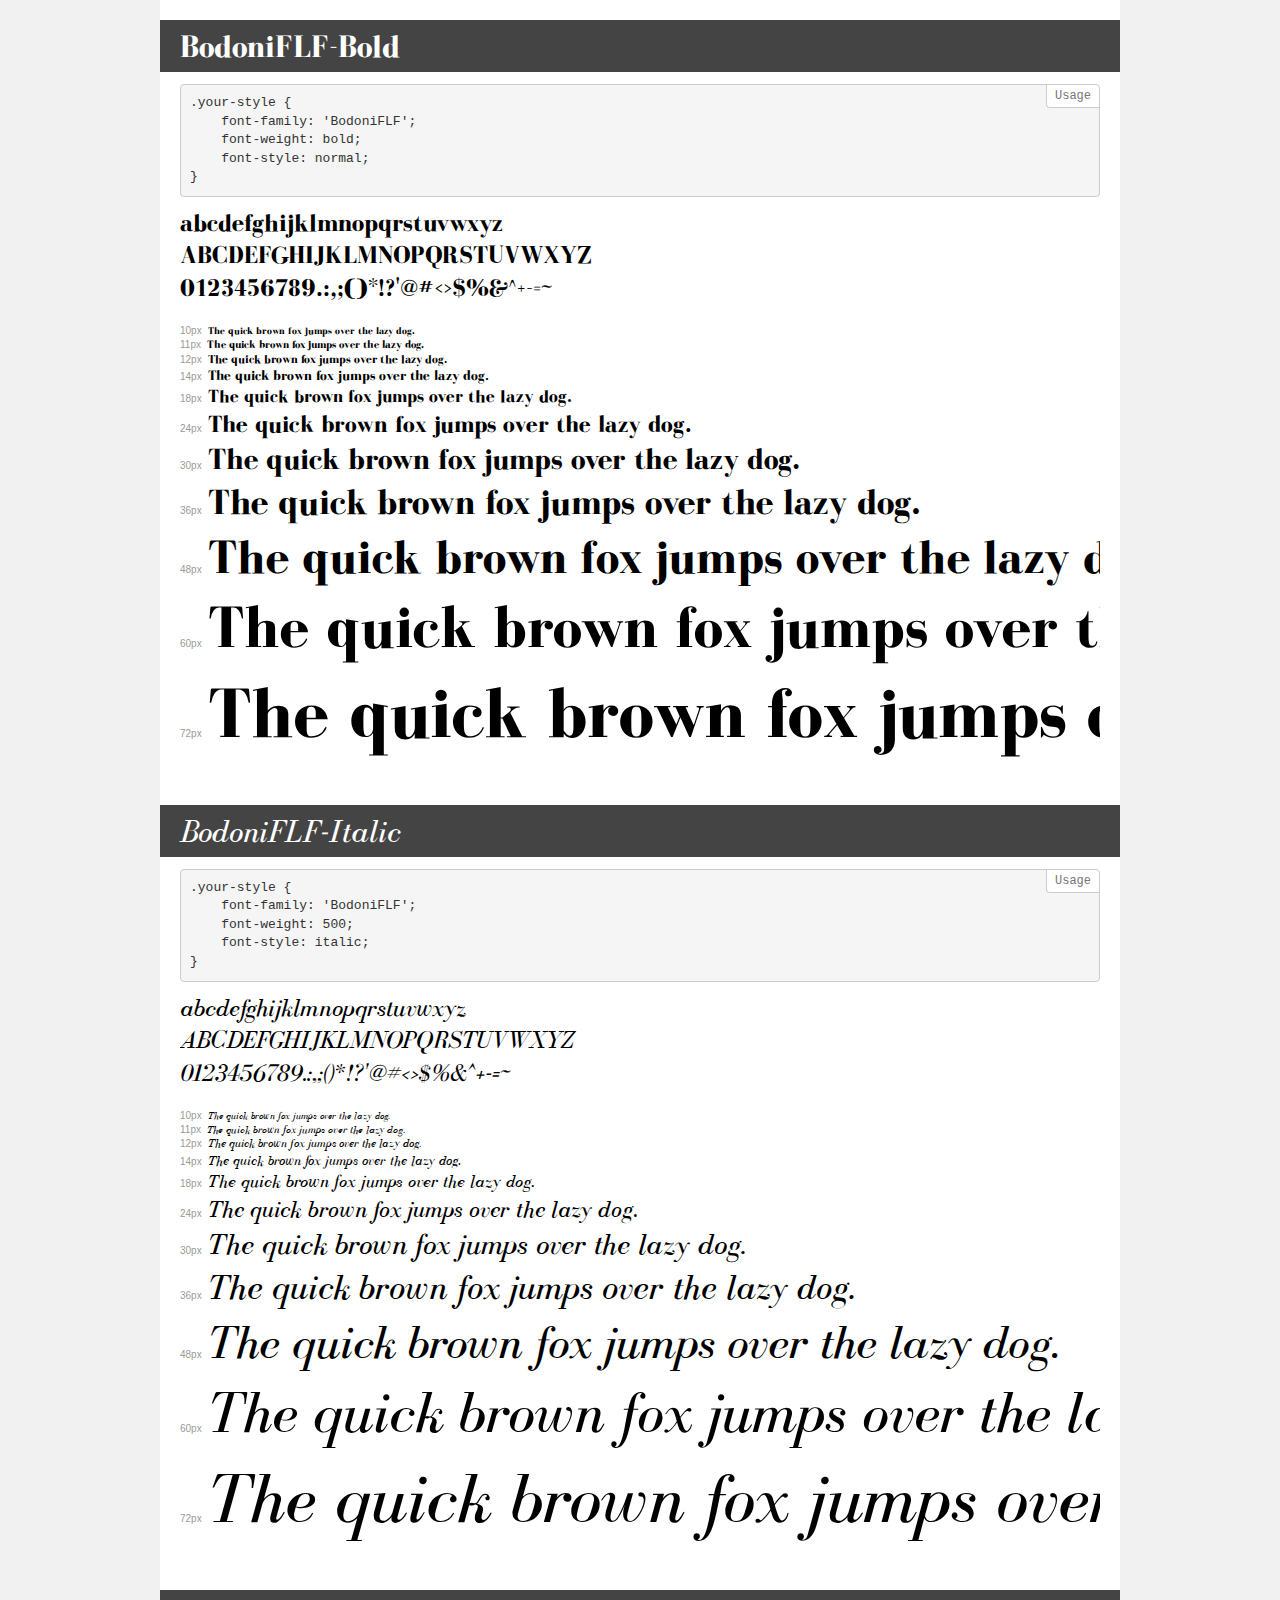
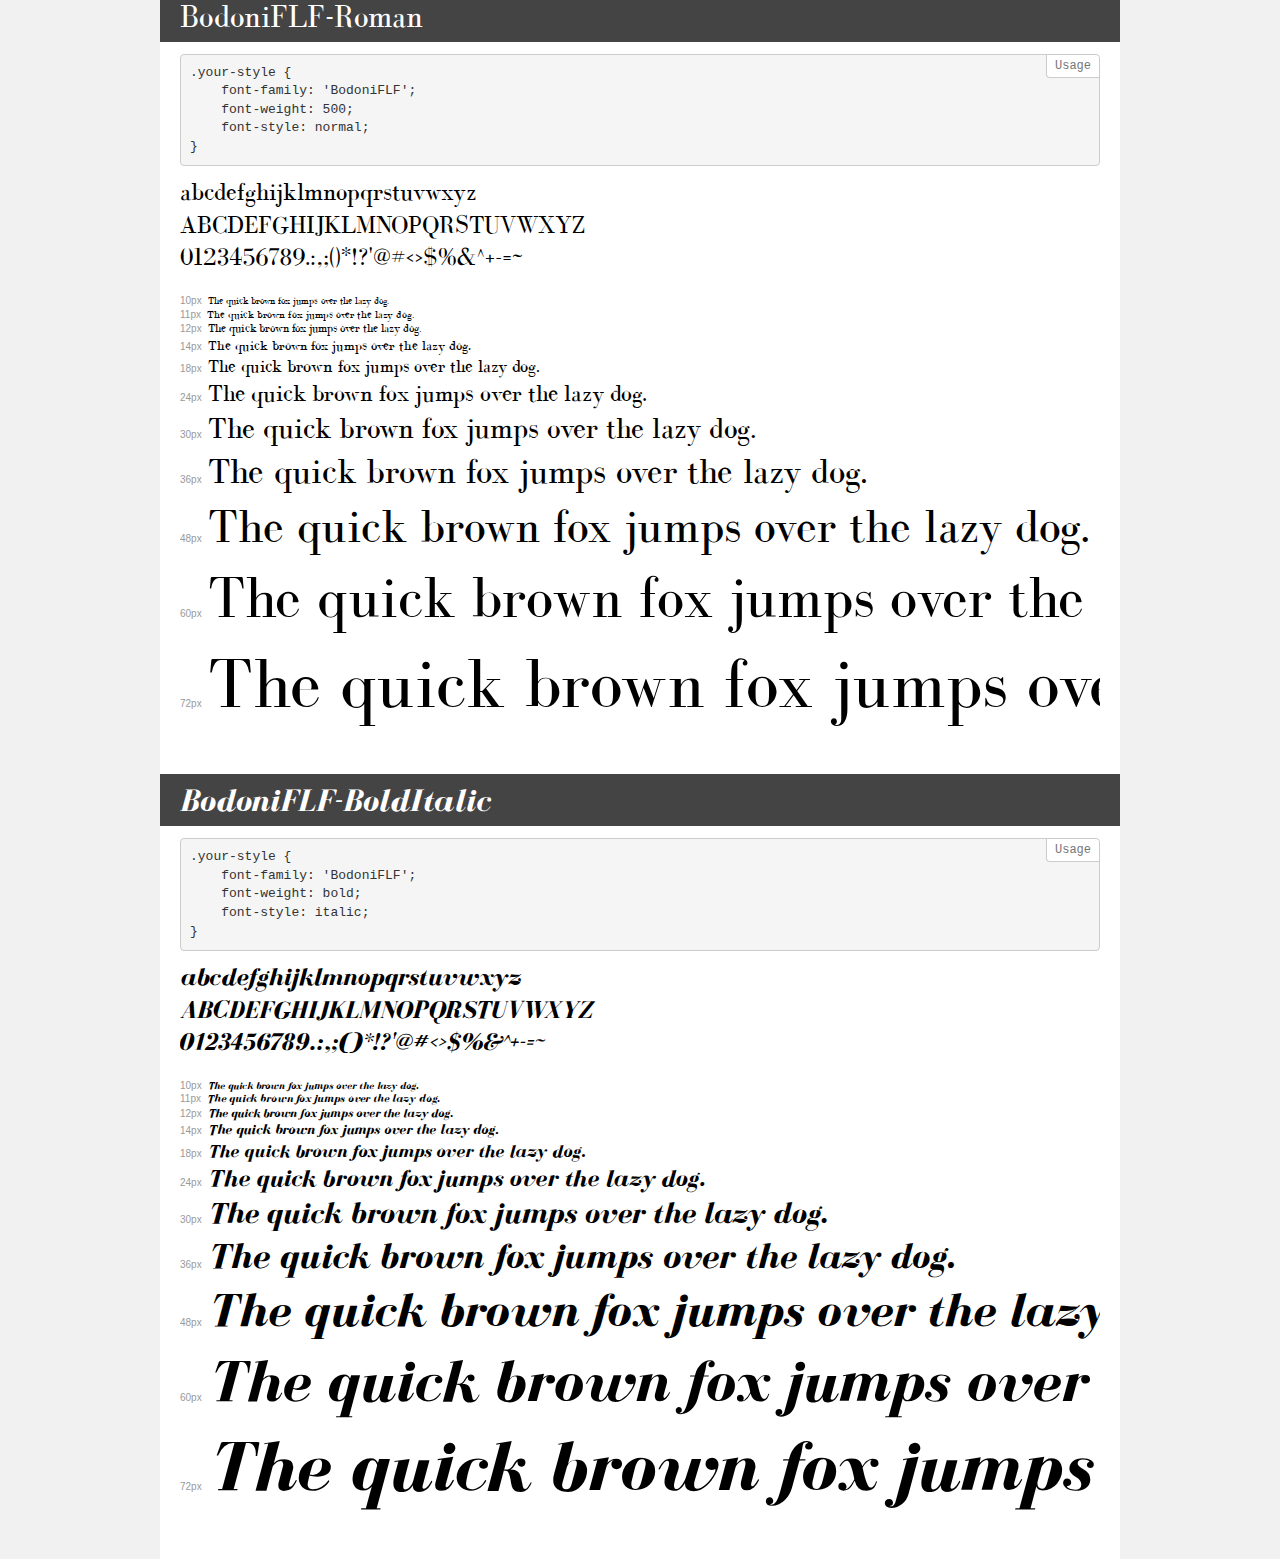
<file: src/assets/fonts/bodoni/demo.html>
<!DOCTYPE html>
<html>
<head>
    <meta charset="utf-8">
    <meta http-equiv="X-UA-Compatible" content="IE=edge">
    <meta name="viewport" content="width=device-width, initial-scale=1">
    <meta name="robots" content="noindex, noarchive">
    <meta name="format-detection" content="telephone=no">
    <title>Transfonter demo</title>
    <link href="stylesheet.css" rel="stylesheet">
    <style>
        /*
        http://meyerweb.com/eric/tools/css/reset/
        v2.0 | 20110126
        License: none (public domain)
        */
        html, body, div, span, applet, object, iframe,
        h1, h2, h3, h4, h5, h6, p, blockquote, pre,
        a, abbr, acronym, address, big, cite, code,
        del, dfn, em, img, ins, kbd, q, s, samp,
        small, strike, strong, sub, sup, tt, var,
        b, u, i, center,
        dl, dt, dd, ol, ul, li,
        fieldset, form, label, legend,
        table, caption, tbody, tfoot, thead, tr, th, td,
        article, aside, canvas, details, embed,
        figure, figcaption, footer, header, hgroup,
        menu, nav, output, ruby, section, summary,
        time, mark, audio, video {
            margin: 0;
            padding: 0;
            border: 0;
            font-size: 100%;
            font: inherit;
            vertical-align: baseline;
        }
        /* HTML5 display-role reset for older browsers */
        article, aside, details, figcaption, figure,
        footer, header, hgroup, menu, nav, section {
            display: block;
        }
        body {
            line-height: 1;
        }
        ol, ul {
            list-style: none;
        }
        blockquote, q {
            quotes: none;
        }
        blockquote:before, blockquote:after,
        q:before, q:after {
            content: '';
            content: none;
        }
        table {
            border-collapse: collapse;
            border-spacing: 0;
        }
        /* common styles */
        body {
            background: #f1f1f1;
            color: #000;
        }
        .page {
            background: #fff;
            width: 920px;
            margin: 0 auto;
            padding: 20px 20px 0 20px;
            overflow: hidden;
        }
        .font-container {
            overflow-x: auto;
            overflow-y: hidden;
            margin-bottom: 40px;
            line-height: 1.3;
            white-space: nowrap;
            padding-bottom: 5px;
        }
        h1 {
            position: relative;
            background: #444;
            font-size: 32px;
            color: #fff;
            padding: 10px 20px;
            margin: 0 -20px 12px -20px;
        }
        .letters {
            font-size: 25px;
            margin-bottom: 20px;
        }
        .s10:before {
            content: '10px';
        }
        .s11:before {
            content: '11px';
        }
        .s12:before {
            content: '12px';
        }
        .s14:before {
            content: '14px';
        }
        .s18:before {
            content: '18px';
        }
        .s24:before {
            content: '24px';
        }
        .s30:before {
            content: '30px';
        }
        .s36:before {
            content: '36px';
        }
        .s48:before {
            content: '48px';
        }
        .s60:before {
            content: '60px';
        }
        .s72:before {
            content: '72px';
        }
        .s10:before, .s11:before, .s12:before, .s14:before,
        .s18:before, .s24:before, .s30:before, .s36:before,
        .s48:before, .s60:before, .s72:before {
            font-family: Arial, sans-serif;
            font-size: 10px;
            font-weight: normal;
            font-style: normal;
            color: #999;
            padding-right: 6px;
        }
        pre {
            display: block;
            position: relative;
            padding: 9px;
            margin: 0 0 10px;
            font-family: Monaco, Menlo, Consolas, "Courier New", monospace !important;
            font-size: 13px;
            line-height: 1.428571429;
            color: #333;
            font-weight: normal !important;
            font-style: normal !important;
            background-color: #f5f5f5;
            border: 1px solid #ccc;
            overflow-x: auto;
            border-radius: 4px;
        }
        pre:after {
            display: block;
            position: absolute;
            right: 0;
            top: 0;
            content: 'Usage';
            line-height: 1;
            padding: 5px 8px;
            font-size: 12px;
            color: #767676;
            background-color: #fff;
            border: 1px solid #ccc;
            border-right: none;
            border-top: none;
            border-radius: 0 4px 0 4px;
            z-index: 10;
        }
        /* responsive */
        @media (max-width: 959px) {
            .page {
                width: auto;
                margin: 0;
            }
        }
    </style>
</head>
<body>
<div class="page">
    <div class="demo" style="font-family: 'BodoniFLF'; font-weight: bold; font-style: normal;">
        <h1>BodoniFLF-Bold</h1>
        <pre>.your-style {
    font-family: 'BodoniFLF';
    font-weight: bold;
    font-style: normal;
}</pre>
        <div class="font-container">
            <p class="letters">
                abcdefghijklmnopqrstuvwxyz<br>
ABCDEFGHIJKLMNOPQRSTUVWXYZ<br>
                0123456789.:,;()*!?'@#<>$%&^+-=~
            </p>
            <p class="s10" style="font-size: 10px;">The quick brown fox jumps over the lazy dog.</p>
            <p class="s11" style="font-size: 11px;">The quick brown fox jumps over the lazy dog.</p>
            <p class="s12" style="font-size: 12px;">The quick brown fox jumps over the lazy dog.</p>
            <p class="s14" style="font-size: 14px;">The quick brown fox jumps over the lazy dog.</p>
            <p class="s18" style="font-size: 18px;">The quick brown fox jumps over the lazy dog.</p>
            <p class="s24" style="font-size: 24px;">The quick brown fox jumps over the lazy dog.</p>
            <p class="s30" style="font-size: 30px;">The quick brown fox jumps over the lazy dog.</p>
            <p class="s36" style="font-size: 36px;">The quick brown fox jumps over the lazy dog.</p>
            <p class="s48" style="font-size: 48px;">The quick brown fox jumps over the lazy dog.</p>
            <p class="s60" style="font-size: 60px;">The quick brown fox jumps over the lazy dog.</p>
            <p class="s72" style="font-size: 72px;">The quick brown fox jumps over the lazy dog.</p>
        </div>
    </div>
    <div class="demo" style="font-family: 'BodoniFLF'; font-weight: 500; font-style: italic;">
        <h1>BodoniFLF-Italic</h1>
        <pre>.your-style {
    font-family: 'BodoniFLF';
    font-weight: 500;
    font-style: italic;
}</pre>
        <div class="font-container">
            <p class="letters">
                abcdefghijklmnopqrstuvwxyz<br>
ABCDEFGHIJKLMNOPQRSTUVWXYZ<br>
                0123456789.:,;()*!?'@#<>$%&^+-=~
            </p>
            <p class="s10" style="font-size: 10px;">The quick brown fox jumps over the lazy dog.</p>
            <p class="s11" style="font-size: 11px;">The quick brown fox jumps over the lazy dog.</p>
            <p class="s12" style="font-size: 12px;">The quick brown fox jumps over the lazy dog.</p>
            <p class="s14" style="font-size: 14px;">The quick brown fox jumps over the lazy dog.</p>
            <p class="s18" style="font-size: 18px;">The quick brown fox jumps over the lazy dog.</p>
            <p class="s24" style="font-size: 24px;">The quick brown fox jumps over the lazy dog.</p>
            <p class="s30" style="font-size: 30px;">The quick brown fox jumps over the lazy dog.</p>
            <p class="s36" style="font-size: 36px;">The quick brown fox jumps over the lazy dog.</p>
            <p class="s48" style="font-size: 48px;">The quick brown fox jumps over the lazy dog.</p>
            <p class="s60" style="font-size: 60px;">The quick brown fox jumps over the lazy dog.</p>
            <p class="s72" style="font-size: 72px;">The quick brown fox jumps over the lazy dog.</p>
        </div>
    </div>
    <div class="demo" style="font-family: 'BodoniFLF'; font-weight: 500; font-style: normal;">
        <h1>BodoniFLF-Roman</h1>
        <pre>.your-style {
    font-family: 'BodoniFLF';
    font-weight: 500;
    font-style: normal;
}</pre>
        <div class="font-container">
            <p class="letters">
                abcdefghijklmnopqrstuvwxyz<br>
ABCDEFGHIJKLMNOPQRSTUVWXYZ<br>
                0123456789.:,;()*!?'@#<>$%&^+-=~
            </p>
            <p class="s10" style="font-size: 10px;">The quick brown fox jumps over the lazy dog.</p>
            <p class="s11" style="font-size: 11px;">The quick brown fox jumps over the lazy dog.</p>
            <p class="s12" style="font-size: 12px;">The quick brown fox jumps over the lazy dog.</p>
            <p class="s14" style="font-size: 14px;">The quick brown fox jumps over the lazy dog.</p>
            <p class="s18" style="font-size: 18px;">The quick brown fox jumps over the lazy dog.</p>
            <p class="s24" style="font-size: 24px;">The quick brown fox jumps over the lazy dog.</p>
            <p class="s30" style="font-size: 30px;">The quick brown fox jumps over the lazy dog.</p>
            <p class="s36" style="font-size: 36px;">The quick brown fox jumps over the lazy dog.</p>
            <p class="s48" style="font-size: 48px;">The quick brown fox jumps over the lazy dog.</p>
            <p class="s60" style="font-size: 60px;">The quick brown fox jumps over the lazy dog.</p>
            <p class="s72" style="font-size: 72px;">The quick brown fox jumps over the lazy dog.</p>
        </div>
    </div>
    <div class="demo" style="font-family: 'BodoniFLF'; font-weight: bold; font-style: italic;">
        <h1>BodoniFLF-BoldItalic</h1>
        <pre>.your-style {
    font-family: 'BodoniFLF';
    font-weight: bold;
    font-style: italic;
}</pre>
        <div class="font-container">
            <p class="letters">
                abcdefghijklmnopqrstuvwxyz<br>
ABCDEFGHIJKLMNOPQRSTUVWXYZ<br>
                0123456789.:,;()*!?'@#<>$%&^+-=~
            </p>
            <p class="s10" style="font-size: 10px;">The quick brown fox jumps over the lazy dog.</p>
            <p class="s11" style="font-size: 11px;">The quick brown fox jumps over the lazy dog.</p>
            <p class="s12" style="font-size: 12px;">The quick brown fox jumps over the lazy dog.</p>
            <p class="s14" style="font-size: 14px;">The quick brown fox jumps over the lazy dog.</p>
            <p class="s18" style="font-size: 18px;">The quick brown fox jumps over the lazy dog.</p>
            <p class="s24" style="font-size: 24px;">The quick brown fox jumps over the lazy dog.</p>
            <p class="s30" style="font-size: 30px;">The quick brown fox jumps over the lazy dog.</p>
            <p class="s36" style="font-size: 36px;">The quick brown fox jumps over the lazy dog.</p>
            <p class="s48" style="font-size: 48px;">The quick brown fox jumps over the lazy dog.</p>
            <p class="s60" style="font-size: 60px;">The quick brown fox jumps over the lazy dog.</p>
            <p class="s72" style="font-size: 72px;">The quick brown fox jumps over the lazy dog.</p>
        </div>
    </div>
</div>
</body>
</html>
</file>
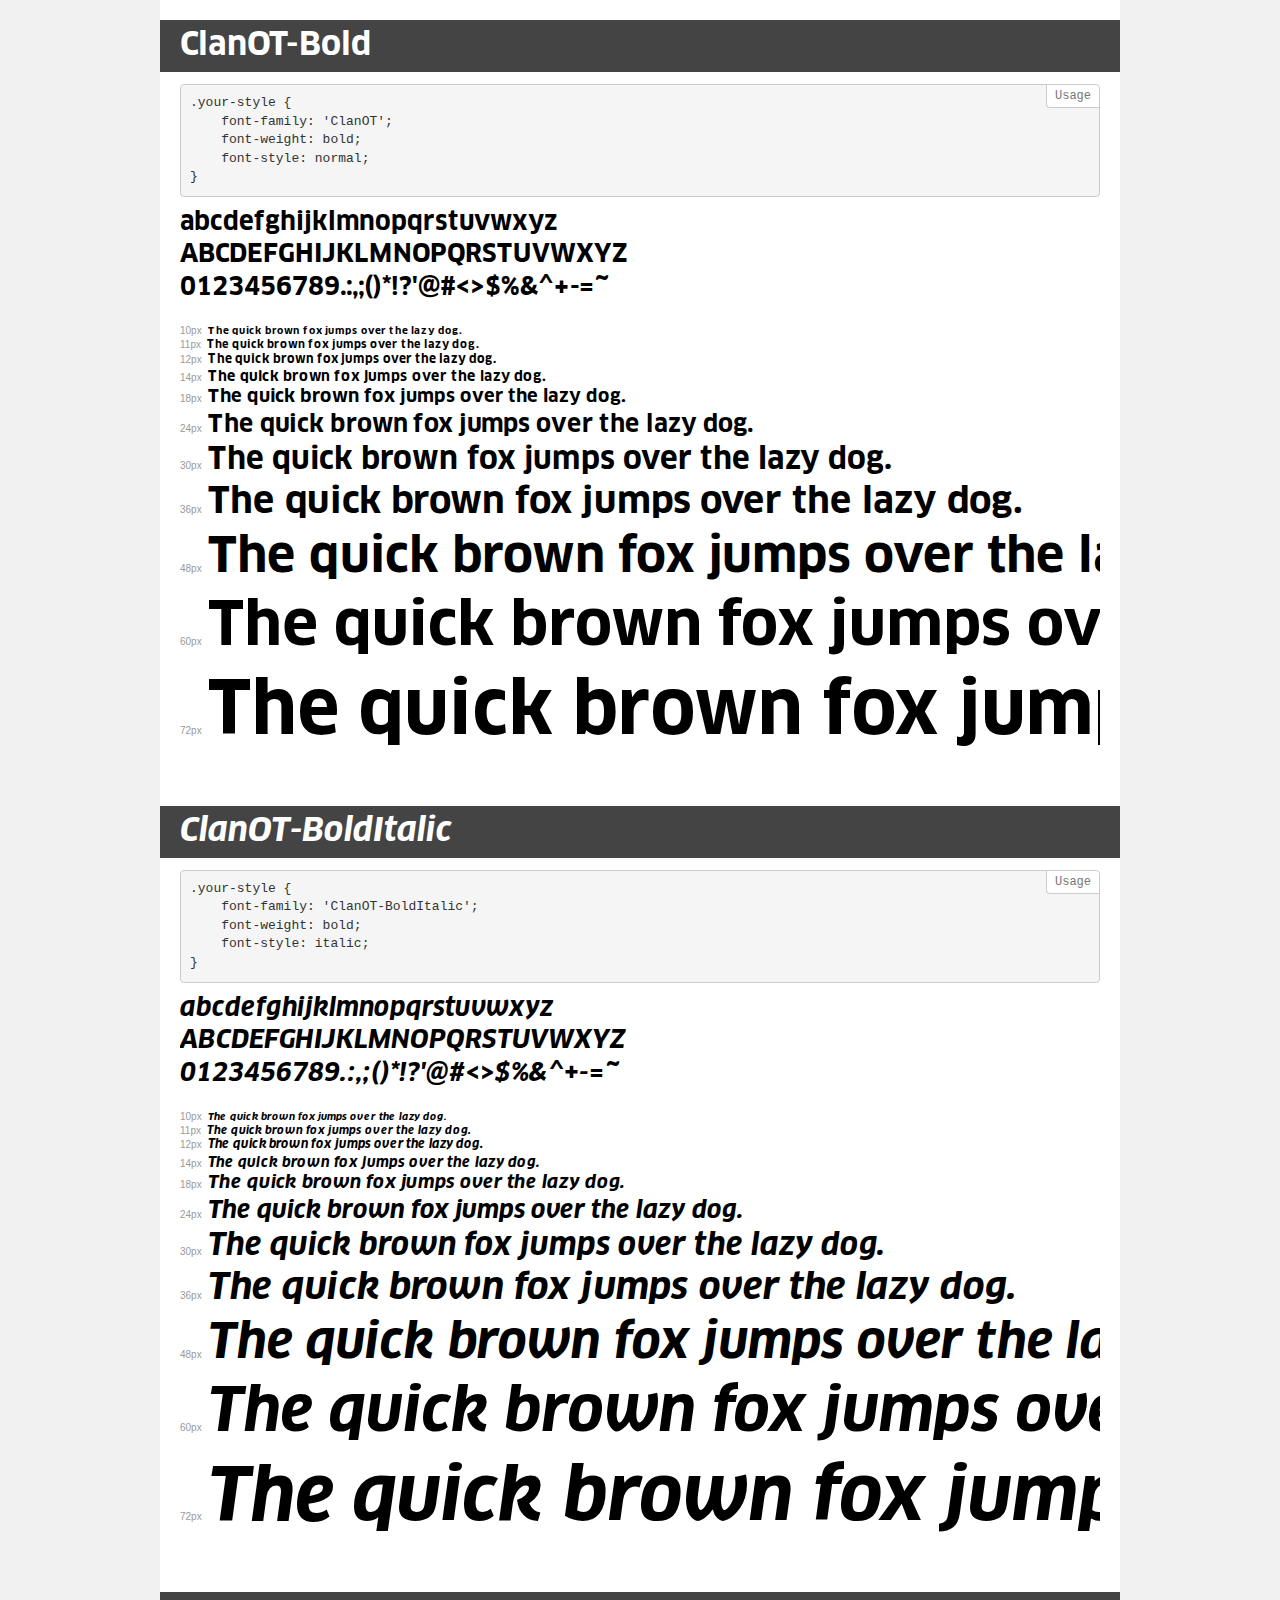
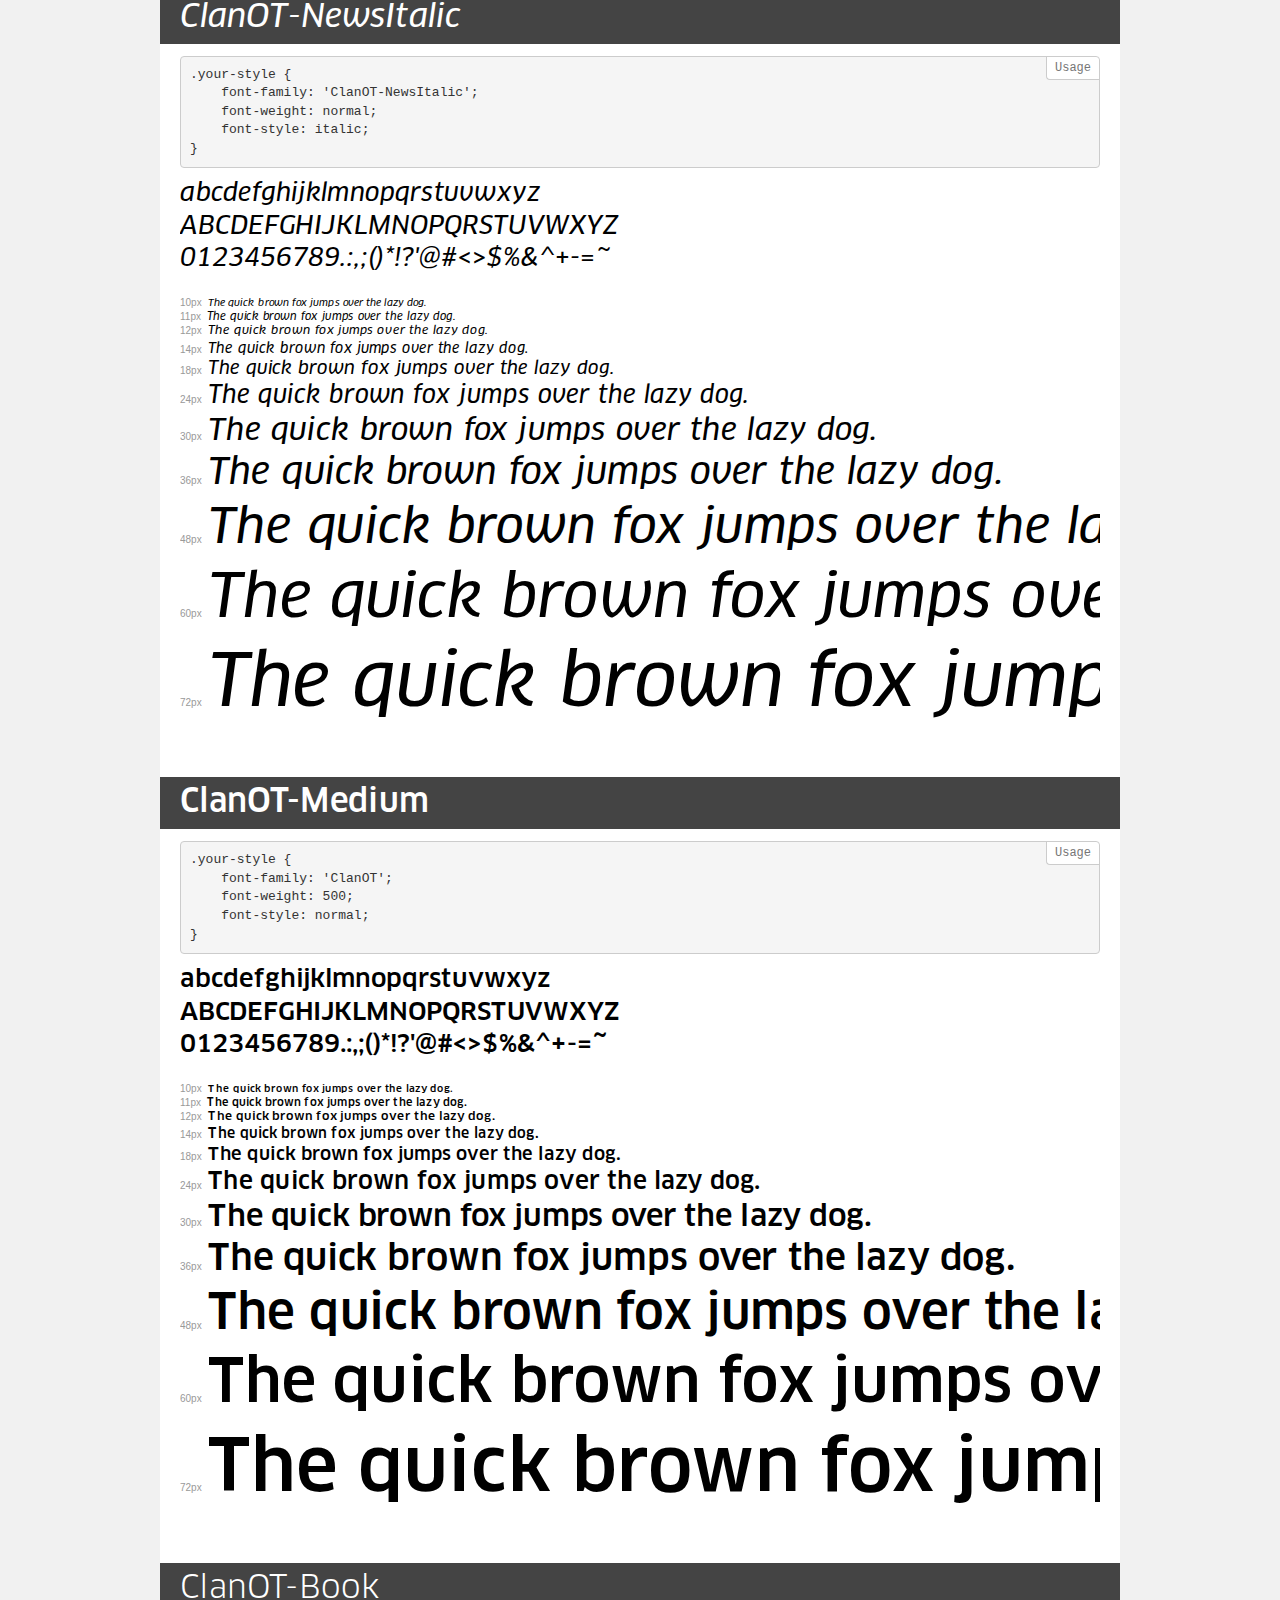
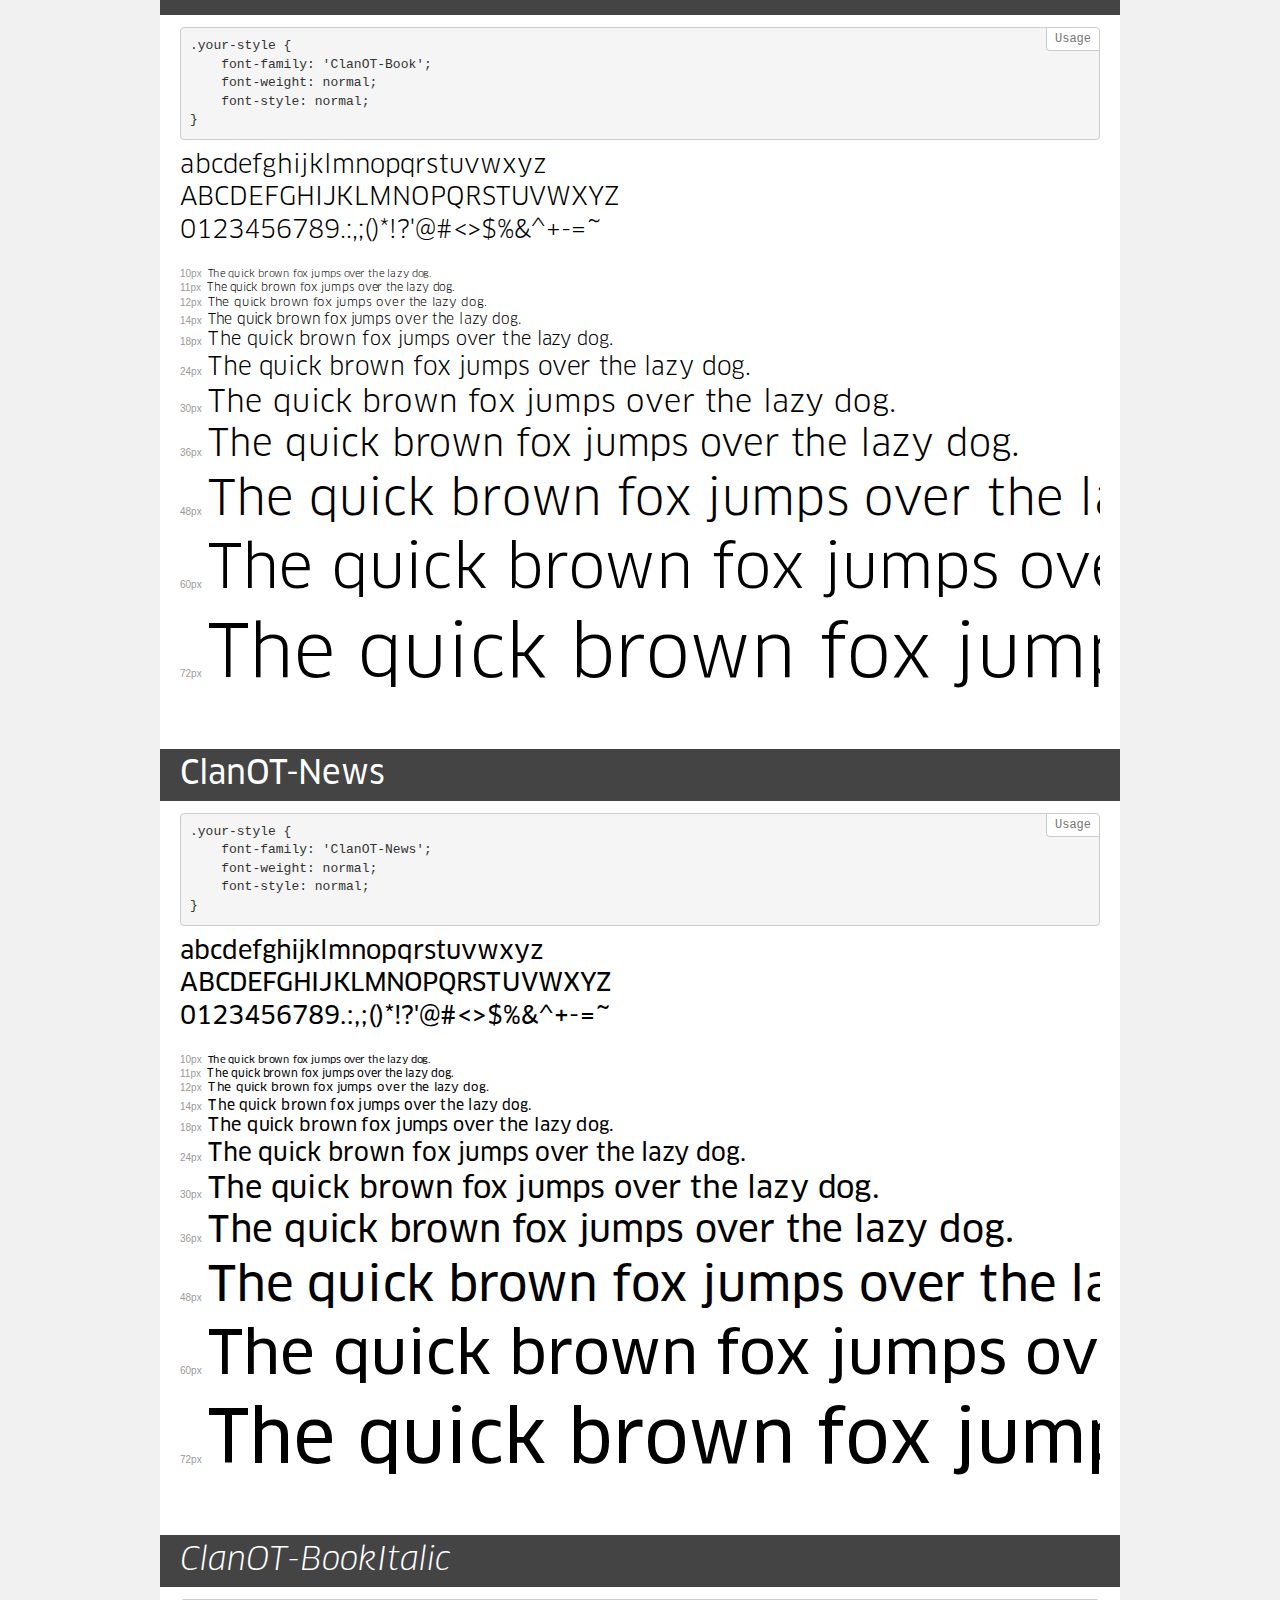
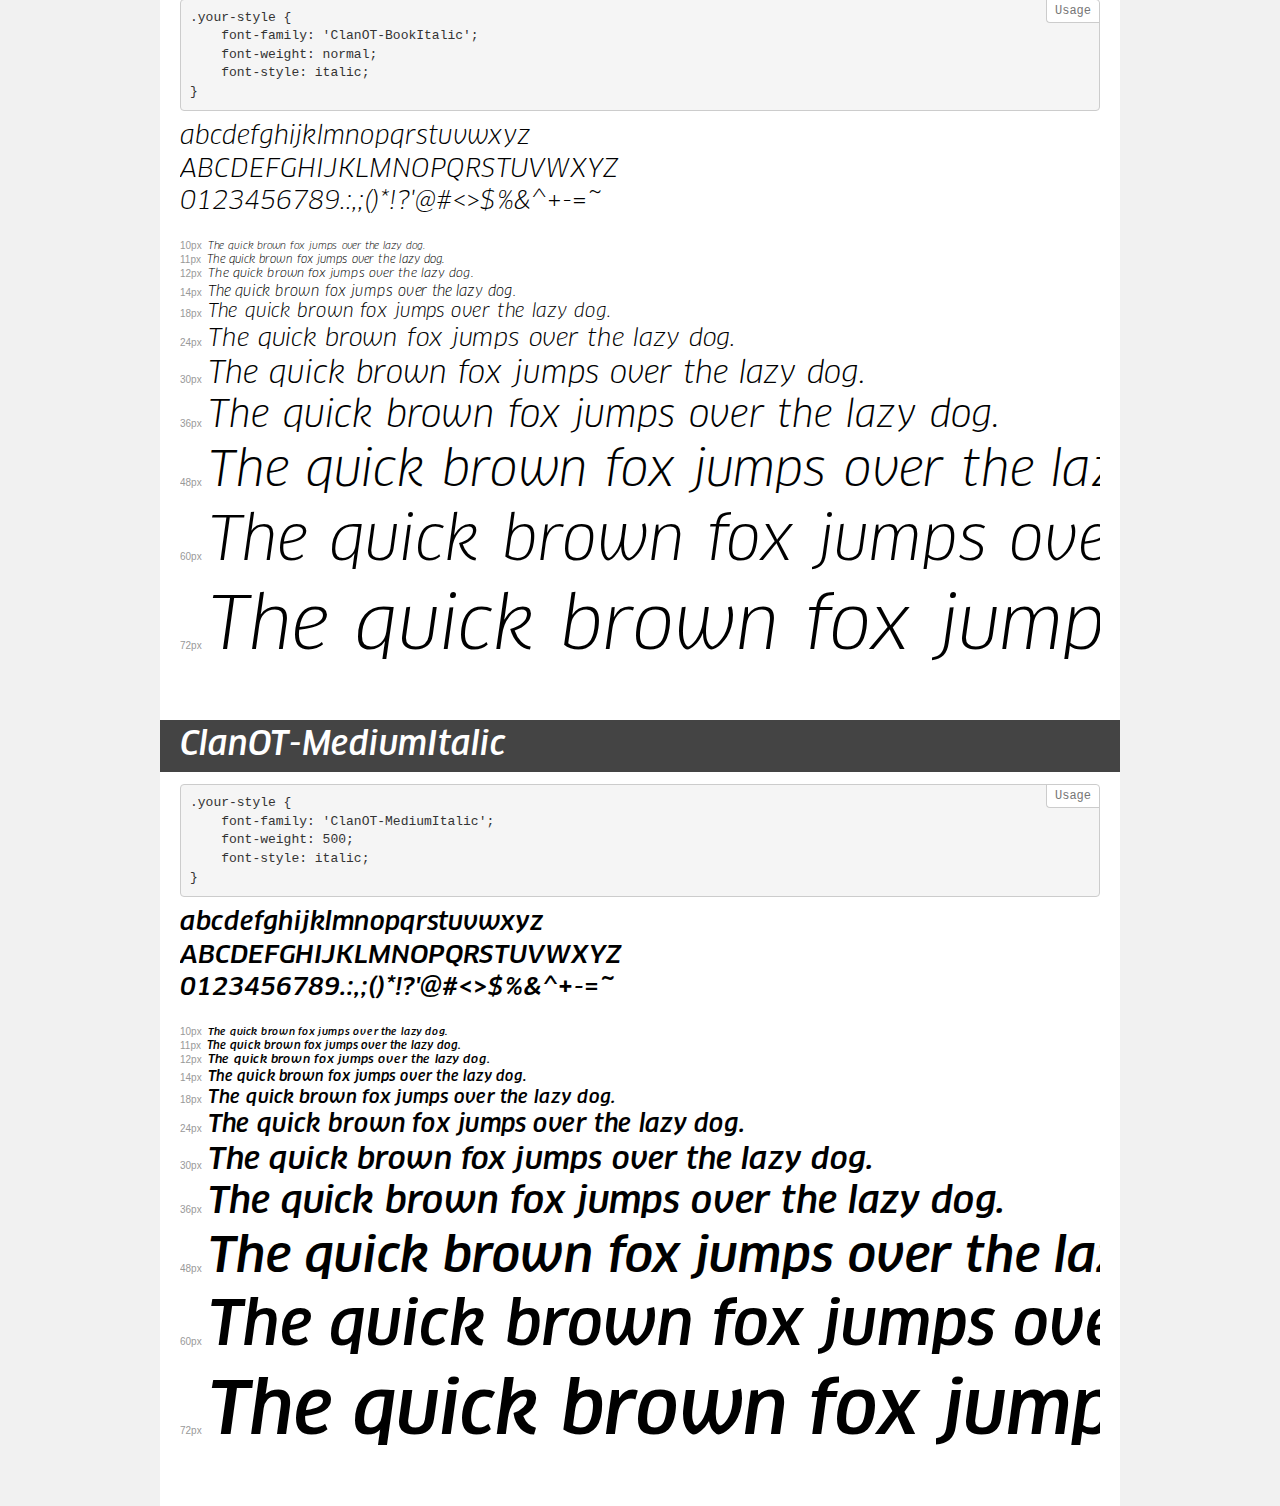
<file: src/assets/fonts/clan-ot/demo.html>
<!DOCTYPE html>
<html>
<head>
    <meta charset="utf-8">
    <meta http-equiv="X-UA-Compatible" content="IE=edge">
    <meta name="viewport" content="width=device-width, initial-scale=1">
    <meta name="robots" content="noindex, noarchive">
    <title>Transfonter demo</title>
    <link href="stylesheet.css" rel="stylesheet">
    <style>
        /*
        http://meyerweb.com/eric/tools/css/reset/
        v2.0 | 20110126
        License: none (public domain)
        */
        html, body, div, span, applet, object, iframe,
        h1, h2, h3, h4, h5, h6, p, blockquote, pre,
        a, abbr, acronym, address, big, cite, code,
        del, dfn, em, img, ins, kbd, q, s, samp,
        small, strike, strong, sub, sup, tt, var,
        b, u, i, center,
        dl, dt, dd, ol, ul, li,
        fieldset, form, label, legend,
        table, caption, tbody, tfoot, thead, tr, th, td,
        article, aside, canvas, details, embed,
        figure, figcaption, footer, header, hgroup,
        menu, nav, output, ruby, section, summary,
        time, mark, audio, video {
            margin: 0;
            padding: 0;
            border: 0;
            font-size: 100%;
            font: inherit;
            vertical-align: baseline;
        }
        /* HTML5 display-role reset for older browsers */
        article, aside, details, figcaption, figure,
        footer, header, hgroup, menu, nav, section {
            display: block;
        }
        body {
            line-height: 1;
        }
        ol, ul {
            list-style: none;
        }
        blockquote, q {
            quotes: none;
        }
        blockquote:before, blockquote:after,
        q:before, q:after {
            content: '';
            content: none;
        }
        table {
            border-collapse: collapse;
            border-spacing: 0;
        }
        /* common styles */
        body {
            background: #f1f1f1;
            color: #000;
        }
        .page {
            background: #fff;
            width: 920px;
            margin: 0 auto;
            padding: 20px 20px 0 20px;
            overflow: hidden;
        }
        .font-container {
            overflow-x: auto;
            overflow-y: hidden;
            margin-bottom: 40px;
            line-height: 1.3;
            white-space: nowrap;
            padding-bottom: 5px;
        }
        h1 {
            position: relative;
            background: #444;
            font-size: 32px;
            color: #fff;
            padding: 10px 20px;
            margin: 0 -20px 12px -20px;
        }
        .letters {
            font-size: 25px;
            margin-bottom: 20px;
        }
        .s10:before {
            content: '10px';
        }
        .s11:before {
            content: '11px';
        }
        .s12:before {
            content: '12px';
        }
        .s14:before {
            content: '14px';
        }
        .s18:before {
            content: '18px';
        }
        .s24:before {
            content: '24px';
        }
        .s30:before {
            content: '30px';
        }
        .s36:before {
            content: '36px';
        }
        .s48:before {
            content: '48px';
        }
        .s60:before {
            content: '60px';
        }
        .s72:before {
            content: '72px';
        }
        .s10:before, .s11:before, .s12:before, .s14:before,
        .s18:before, .s24:before, .s30:before, .s36:before,
        .s48:before, .s60:before, .s72:before {
            font-family: Arial, sans-serif;
            font-size: 10px;
            font-weight: normal;
            font-style: normal;
            color: #999;
            padding-right: 6px;
        }
        pre {
            display: block;
            position: relative;
            padding: 9px;
            margin: 0 0 10px;
            font-family: Monaco, Menlo, Consolas, "Courier New", monospace !important;
            font-size: 13px;
            line-height: 1.428571429;
            color: #333;
            font-weight: normal !important;
            font-style: normal !important;
            background-color: #f5f5f5;
            border: 1px solid #ccc;
            overflow-x: auto;
            border-radius: 4px;
        }
        pre:after {
            display: block;
            position: absolute;
            right: 0;
            top: 0;
            content: 'Usage';
            line-height: 1;
            padding: 5px 8px;
            font-size: 12px;
            color: #767676;
            background-color: #fff;
            border: 1px solid #ccc;
            border-right: none;
            border-top: none;
            border-radius: 0 4px 0 4px;
            z-index: 10;
        }
        /* responsive */
        @media (max-width: 959px) {
            .page {
                width: auto;
                margin: 0;
            }
        }
    </style>
</head>
<body>
<div class="page">
    <div class="demo" style="font-family: 'ClanOT'; font-weight: bold; font-style: normal;">
        <h1>ClanOT-Bold</h1>
        <pre>.your-style {
    font-family: 'ClanOT';
    font-weight: bold;
    font-style: normal;
}</pre>
        <div class="font-container">
            <p class="letters">
                abcdefghijklmnopqrstuvwxyz<br>
ABCDEFGHIJKLMNOPQRSTUVWXYZ<br>
                0123456789.:,;()*!?'@#<>$%&^+-=~
            </p>
            <p class="s10" style="font-size: 10px;">The quick brown fox jumps over the lazy dog.</p>
            <p class="s11" style="font-size: 11px;">The quick brown fox jumps over the lazy dog.</p>
            <p class="s12" style="font-size: 12px;">The quick brown fox jumps over the lazy dog.</p>
            <p class="s14" style="font-size: 14px;">The quick brown fox jumps over the lazy dog.</p>
            <p class="s18" style="font-size: 18px;">The quick brown fox jumps over the lazy dog.</p>
            <p class="s24" style="font-size: 24px;">The quick brown fox jumps over the lazy dog.</p>
            <p class="s30" style="font-size: 30px;">The quick brown fox jumps over the lazy dog.</p>
            <p class="s36" style="font-size: 36px;">The quick brown fox jumps over the lazy dog.</p>
            <p class="s48" style="font-size: 48px;">The quick brown fox jumps over the lazy dog.</p>
            <p class="s60" style="font-size: 60px;">The quick brown fox jumps over the lazy dog.</p>
            <p class="s72" style="font-size: 72px;">The quick brown fox jumps over the lazy dog.</p>
        </div>
    </div>
    <div class="demo" style="font-family: 'ClanOT-BoldItalic'; font-weight: bold; font-style: italic;">
        <h1>ClanOT-BoldItalic</h1>
        <pre>.your-style {
    font-family: 'ClanOT-BoldItalic';
    font-weight: bold;
    font-style: italic;
}</pre>
        <div class="font-container">
            <p class="letters">
                abcdefghijklmnopqrstuvwxyz<br>
ABCDEFGHIJKLMNOPQRSTUVWXYZ<br>
                0123456789.:,;()*!?'@#<>$%&^+-=~
            </p>
            <p class="s10" style="font-size: 10px;">The quick brown fox jumps over the lazy dog.</p>
            <p class="s11" style="font-size: 11px;">The quick brown fox jumps over the lazy dog.</p>
            <p class="s12" style="font-size: 12px;">The quick brown fox jumps over the lazy dog.</p>
            <p class="s14" style="font-size: 14px;">The quick brown fox jumps over the lazy dog.</p>
            <p class="s18" style="font-size: 18px;">The quick brown fox jumps over the lazy dog.</p>
            <p class="s24" style="font-size: 24px;">The quick brown fox jumps over the lazy dog.</p>
            <p class="s30" style="font-size: 30px;">The quick brown fox jumps over the lazy dog.</p>
            <p class="s36" style="font-size: 36px;">The quick brown fox jumps over the lazy dog.</p>
            <p class="s48" style="font-size: 48px;">The quick brown fox jumps over the lazy dog.</p>
            <p class="s60" style="font-size: 60px;">The quick brown fox jumps over the lazy dog.</p>
            <p class="s72" style="font-size: 72px;">The quick brown fox jumps over the lazy dog.</p>
        </div>
    </div>
    <div class="demo" style="font-family: 'ClanOT-NewsItalic'; font-weight: normal; font-style: italic;">
        <h1>ClanOT-NewsItalic</h1>
        <pre>.your-style {
    font-family: 'ClanOT-NewsItalic';
    font-weight: normal;
    font-style: italic;
}</pre>
        <div class="font-container">
            <p class="letters">
                abcdefghijklmnopqrstuvwxyz<br>
ABCDEFGHIJKLMNOPQRSTUVWXYZ<br>
                0123456789.:,;()*!?'@#<>$%&^+-=~
            </p>
            <p class="s10" style="font-size: 10px;">The quick brown fox jumps over the lazy dog.</p>
            <p class="s11" style="font-size: 11px;">The quick brown fox jumps over the lazy dog.</p>
            <p class="s12" style="font-size: 12px;">The quick brown fox jumps over the lazy dog.</p>
            <p class="s14" style="font-size: 14px;">The quick brown fox jumps over the lazy dog.</p>
            <p class="s18" style="font-size: 18px;">The quick brown fox jumps over the lazy dog.</p>
            <p class="s24" style="font-size: 24px;">The quick brown fox jumps over the lazy dog.</p>
            <p class="s30" style="font-size: 30px;">The quick brown fox jumps over the lazy dog.</p>
            <p class="s36" style="font-size: 36px;">The quick brown fox jumps over the lazy dog.</p>
            <p class="s48" style="font-size: 48px;">The quick brown fox jumps over the lazy dog.</p>
            <p class="s60" style="font-size: 60px;">The quick brown fox jumps over the lazy dog.</p>
            <p class="s72" style="font-size: 72px;">The quick brown fox jumps over the lazy dog.</p>
        </div>
    </div>
    <div class="demo" style="font-family: 'ClanOT'; font-weight: 500; font-style: normal;">
        <h1>ClanOT-Medium</h1>
        <pre>.your-style {
    font-family: 'ClanOT';
    font-weight: 500;
    font-style: normal;
}</pre>
        <div class="font-container">
            <p class="letters">
                abcdefghijklmnopqrstuvwxyz<br>
ABCDEFGHIJKLMNOPQRSTUVWXYZ<br>
                0123456789.:,;()*!?'@#<>$%&^+-=~
            </p>
            <p class="s10" style="font-size: 10px;">The quick brown fox jumps over the lazy dog.</p>
            <p class="s11" style="font-size: 11px;">The quick brown fox jumps over the lazy dog.</p>
            <p class="s12" style="font-size: 12px;">The quick brown fox jumps over the lazy dog.</p>
            <p class="s14" style="font-size: 14px;">The quick brown fox jumps over the lazy dog.</p>
            <p class="s18" style="font-size: 18px;">The quick brown fox jumps over the lazy dog.</p>
            <p class="s24" style="font-size: 24px;">The quick brown fox jumps over the lazy dog.</p>
            <p class="s30" style="font-size: 30px;">The quick brown fox jumps over the lazy dog.</p>
            <p class="s36" style="font-size: 36px;">The quick brown fox jumps over the lazy dog.</p>
            <p class="s48" style="font-size: 48px;">The quick brown fox jumps over the lazy dog.</p>
            <p class="s60" style="font-size: 60px;">The quick brown fox jumps over the lazy dog.</p>
            <p class="s72" style="font-size: 72px;">The quick brown fox jumps over the lazy dog.</p>
        </div>
    </div>
    <div class="demo" style="font-family: 'ClanOT-Book'; font-weight: normal; font-style: normal;">
        <h1>ClanOT-Book</h1>
        <pre>.your-style {
    font-family: 'ClanOT-Book';
    font-weight: normal;
    font-style: normal;
}</pre>
        <div class="font-container">
            <p class="letters">
                abcdefghijklmnopqrstuvwxyz<br>
ABCDEFGHIJKLMNOPQRSTUVWXYZ<br>
                0123456789.:,;()*!?'@#<>$%&^+-=~
            </p>
            <p class="s10" style="font-size: 10px;">The quick brown fox jumps over the lazy dog.</p>
            <p class="s11" style="font-size: 11px;">The quick brown fox jumps over the lazy dog.</p>
            <p class="s12" style="font-size: 12px;">The quick brown fox jumps over the lazy dog.</p>
            <p class="s14" style="font-size: 14px;">The quick brown fox jumps over the lazy dog.</p>
            <p class="s18" style="font-size: 18px;">The quick brown fox jumps over the lazy dog.</p>
            <p class="s24" style="font-size: 24px;">The quick brown fox jumps over the lazy dog.</p>
            <p class="s30" style="font-size: 30px;">The quick brown fox jumps over the lazy dog.</p>
            <p class="s36" style="font-size: 36px;">The quick brown fox jumps over the lazy dog.</p>
            <p class="s48" style="font-size: 48px;">The quick brown fox jumps over the lazy dog.</p>
            <p class="s60" style="font-size: 60px;">The quick brown fox jumps over the lazy dog.</p>
            <p class="s72" style="font-size: 72px;">The quick brown fox jumps over the lazy dog.</p>
        </div>
    </div>
    <div class="demo" style="font-family: 'ClanOT-News'; font-weight: normal; font-style: normal;">
        <h1>ClanOT-News</h1>
        <pre>.your-style {
    font-family: 'ClanOT-News';
    font-weight: normal;
    font-style: normal;
}</pre>
        <div class="font-container">
            <p class="letters">
                abcdefghijklmnopqrstuvwxyz<br>
ABCDEFGHIJKLMNOPQRSTUVWXYZ<br>
                0123456789.:,;()*!?'@#<>$%&^+-=~
            </p>
            <p class="s10" style="font-size: 10px;">The quick brown fox jumps over the lazy dog.</p>
            <p class="s11" style="font-size: 11px;">The quick brown fox jumps over the lazy dog.</p>
            <p class="s12" style="font-size: 12px;">The quick brown fox jumps over the lazy dog.</p>
            <p class="s14" style="font-size: 14px;">The quick brown fox jumps over the lazy dog.</p>
            <p class="s18" style="font-size: 18px;">The quick brown fox jumps over the lazy dog.</p>
            <p class="s24" style="font-size: 24px;">The quick brown fox jumps over the lazy dog.</p>
            <p class="s30" style="font-size: 30px;">The quick brown fox jumps over the lazy dog.</p>
            <p class="s36" style="font-size: 36px;">The quick brown fox jumps over the lazy dog.</p>
            <p class="s48" style="font-size: 48px;">The quick brown fox jumps over the lazy dog.</p>
            <p class="s60" style="font-size: 60px;">The quick brown fox jumps over the lazy dog.</p>
            <p class="s72" style="font-size: 72px;">The quick brown fox jumps over the lazy dog.</p>
        </div>
    </div>
    <div class="demo" style="font-family: 'ClanOT-BookItalic'; font-weight: normal; font-style: italic;">
        <h1>ClanOT-BookItalic</h1>
        <pre>.your-style {
    font-family: 'ClanOT-BookItalic';
    font-weight: normal;
    font-style: italic;
}</pre>
        <div class="font-container">
            <p class="letters">
                abcdefghijklmnopqrstuvwxyz<br>
ABCDEFGHIJKLMNOPQRSTUVWXYZ<br>
                0123456789.:,;()*!?'@#<>$%&^+-=~
            </p>
            <p class="s10" style="font-size: 10px;">The quick brown fox jumps over the lazy dog.</p>
            <p class="s11" style="font-size: 11px;">The quick brown fox jumps over the lazy dog.</p>
            <p class="s12" style="font-size: 12px;">The quick brown fox jumps over the lazy dog.</p>
            <p class="s14" style="font-size: 14px;">The quick brown fox jumps over the lazy dog.</p>
            <p class="s18" style="font-size: 18px;">The quick brown fox jumps over the lazy dog.</p>
            <p class="s24" style="font-size: 24px;">The quick brown fox jumps over the lazy dog.</p>
            <p class="s30" style="font-size: 30px;">The quick brown fox jumps over the lazy dog.</p>
            <p class="s36" style="font-size: 36px;">The quick brown fox jumps over the lazy dog.</p>
            <p class="s48" style="font-size: 48px;">The quick brown fox jumps over the lazy dog.</p>
            <p class="s60" style="font-size: 60px;">The quick brown fox jumps over the lazy dog.</p>
            <p class="s72" style="font-size: 72px;">The quick brown fox jumps over the lazy dog.</p>
        </div>
    </div>
    <div class="demo" style="font-family: 'ClanOT-MediumItalic'; font-weight: 500; font-style: italic;">
        <h1>ClanOT-MediumItalic</h1>
        <pre>.your-style {
    font-family: 'ClanOT-MediumItalic';
    font-weight: 500;
    font-style: italic;
}</pre>
        <div class="font-container">
            <p class="letters">
                abcdefghijklmnopqrstuvwxyz<br>
ABCDEFGHIJKLMNOPQRSTUVWXYZ<br>
                0123456789.:,;()*!?'@#<>$%&^+-=~
            </p>
            <p class="s10" style="font-size: 10px;">The quick brown fox jumps over the lazy dog.</p>
            <p class="s11" style="font-size: 11px;">The quick brown fox jumps over the lazy dog.</p>
            <p class="s12" style="font-size: 12px;">The quick brown fox jumps over the lazy dog.</p>
            <p class="s14" style="font-size: 14px;">The quick brown fox jumps over the lazy dog.</p>
            <p class="s18" style="font-size: 18px;">The quick brown fox jumps over the lazy dog.</p>
            <p class="s24" style="font-size: 24px;">The quick brown fox jumps over the lazy dog.</p>
            <p class="s30" style="font-size: 30px;">The quick brown fox jumps over the lazy dog.</p>
            <p class="s36" style="font-size: 36px;">The quick brown fox jumps over the lazy dog.</p>
            <p class="s48" style="font-size: 48px;">The quick brown fox jumps over the lazy dog.</p>
            <p class="s60" style="font-size: 60px;">The quick brown fox jumps over the lazy dog.</p>
            <p class="s72" style="font-size: 72px;">The quick brown fox jumps over the lazy dog.</p>
        </div>
    </div>
</div>
</body>
</html>
</file>
<file: src/assets/fonts/bodoni/stylesheet.css>
@font-face {
    font-family: 'BodoniFLF';
    src: url('BodoniFLF-Bold.woff2') format('woff2'),
        url('BodoniFLF-Bold.woff') format('woff'),
        url('BodoniFLF-Bold.ttf') format('truetype');
    font-weight: bold;
    font-style: normal;
}

@font-face {
    font-family: 'BodoniFLF';
    src: url('BodoniFLF-Italic.woff2') format('woff2'),
        url('BodoniFLF-Italic.woff') format('woff'),
        url('BodoniFLF-Italic.ttf') format('truetype');
    font-weight: 500;
    font-style: italic;
}

@font-face {
    font-family: 'BodoniFLF';
    src: url('BodoniFLF-Roman.woff2') format('woff2'),
        url('BodoniFLF-Roman.woff') format('woff'),
        url('BodoniFLF-Roman.ttf') format('truetype');
    font-weight: 500;
    font-style: normal;
}

@font-face {
    font-family: 'BodoniFLF';
    src: url('BodoniFLF-BoldItalic.woff2') format('woff2'),
        url('BodoniFLF-BoldItalic.woff') format('woff'),
        url('BodoniFLF-BoldItalic.ttf') format('truetype');
    font-weight: bold;
    font-style: italic;
}
</file>
<file: src/assets/fonts/clan-ot/stylesheet.css>
/* This stylesheet generated by Transfonter (https://transfonter.org) on February 12, 2018 6:03 AM */

@font-face {
    font-family: 'ClanOT';
    src: url('ClanOT-Bold.woff2') format('woff2'),
        url('ClanOT-Bold.woff') format('woff'),
        url('ClanOT-Bold.ttf') format('truetype');
    font-weight: bold;
    font-style: normal;
}

@font-face {
    font-family: 'ClanOT-BoldItalic';
    src: url('ClanOT-BoldItalic.woff2') format('woff2'),
        url('ClanOT-BoldItalic.woff') format('woff'),
        url('ClanOT-BoldItalic.ttf') format('truetype');
    font-weight: bold;
    font-style: italic;
}

@font-face {
    font-family: 'ClanOT-NewsItalic';
    src: url('ClanOT-NewsItalic.woff2') format('woff2'),
        url('ClanOT-NewsItalic.woff') format('woff'),
        url('ClanOT-NewsItalic.ttf') format('truetype');
    font-weight: normal;
    font-style: italic;
}

@font-face {
    font-family: 'ClanOT';
    src: url('ClanOT-Medium.woff2') format('woff2'),
        url('ClanOT-Medium.woff') format('woff'),
        url('ClanOT-Medium.ttf') format('truetype');
    font-weight: 500;
    font-style: normal;
}

@font-face {
    font-family: 'ClanOT-Book';
    src: url('ClanOT-Book.woff2') format('woff2'),
        url('ClanOT-Book.woff') format('woff'),
        url('ClanOT-Book.ttf') format('truetype');
    font-weight: normal;
    font-style: normal;
}

@font-face {
    font-family: 'ClanOT-News';
    src: url('ClanOT-News.woff2') format('woff2'),
        url('ClanOT-News.woff') format('woff'),
        url('ClanOT-News.ttf') format('truetype');
    font-weight: normal;
    font-style: normal;
}

@font-face {
    font-family: 'ClanOT-BookItalic';
    src: url('ClanOT-BookItalic.woff2') format('woff2'),
        url('ClanOT-BookItalic.woff') format('woff'),
        url('ClanOT-BookItalic.ttf') format('truetype');
    font-weight: normal;
    font-style: italic;
}

@font-face {
    font-family: 'ClanOT-MediumItalic';
    src: url('ClanOT-MediumItalic.woff2') format('woff2'),
        url('ClanOT-MediumItalic.woff') format('woff'),
        url('ClanOT-MediumItalic.ttf') format('truetype');
    font-weight: 500;
    font-style: italic;
}

@font-face{
    font-family:'bodoni';
    font-style:normal;
    font-weight:400;
    src:local('Bodoni'),local('Bodoni-Regular'),
    url('bodoni.ttf') format('truetype')
}
</file>
